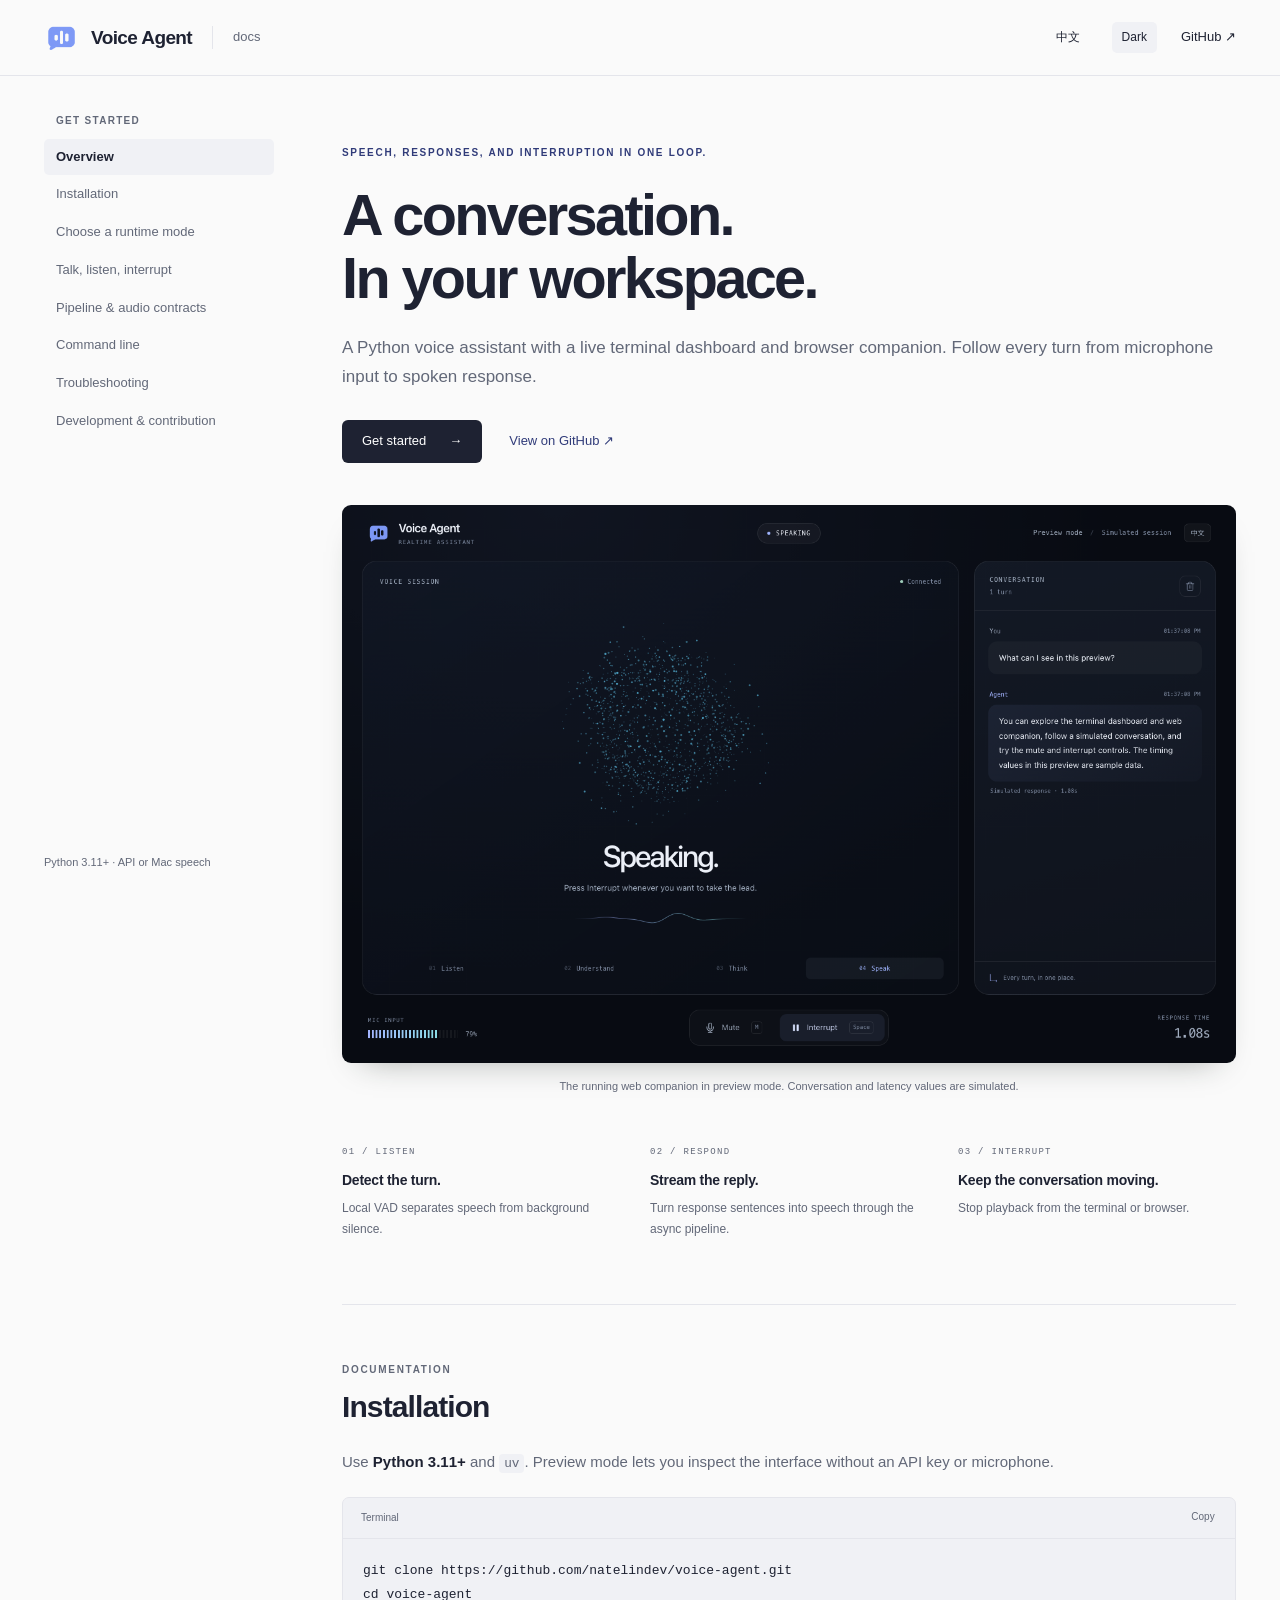
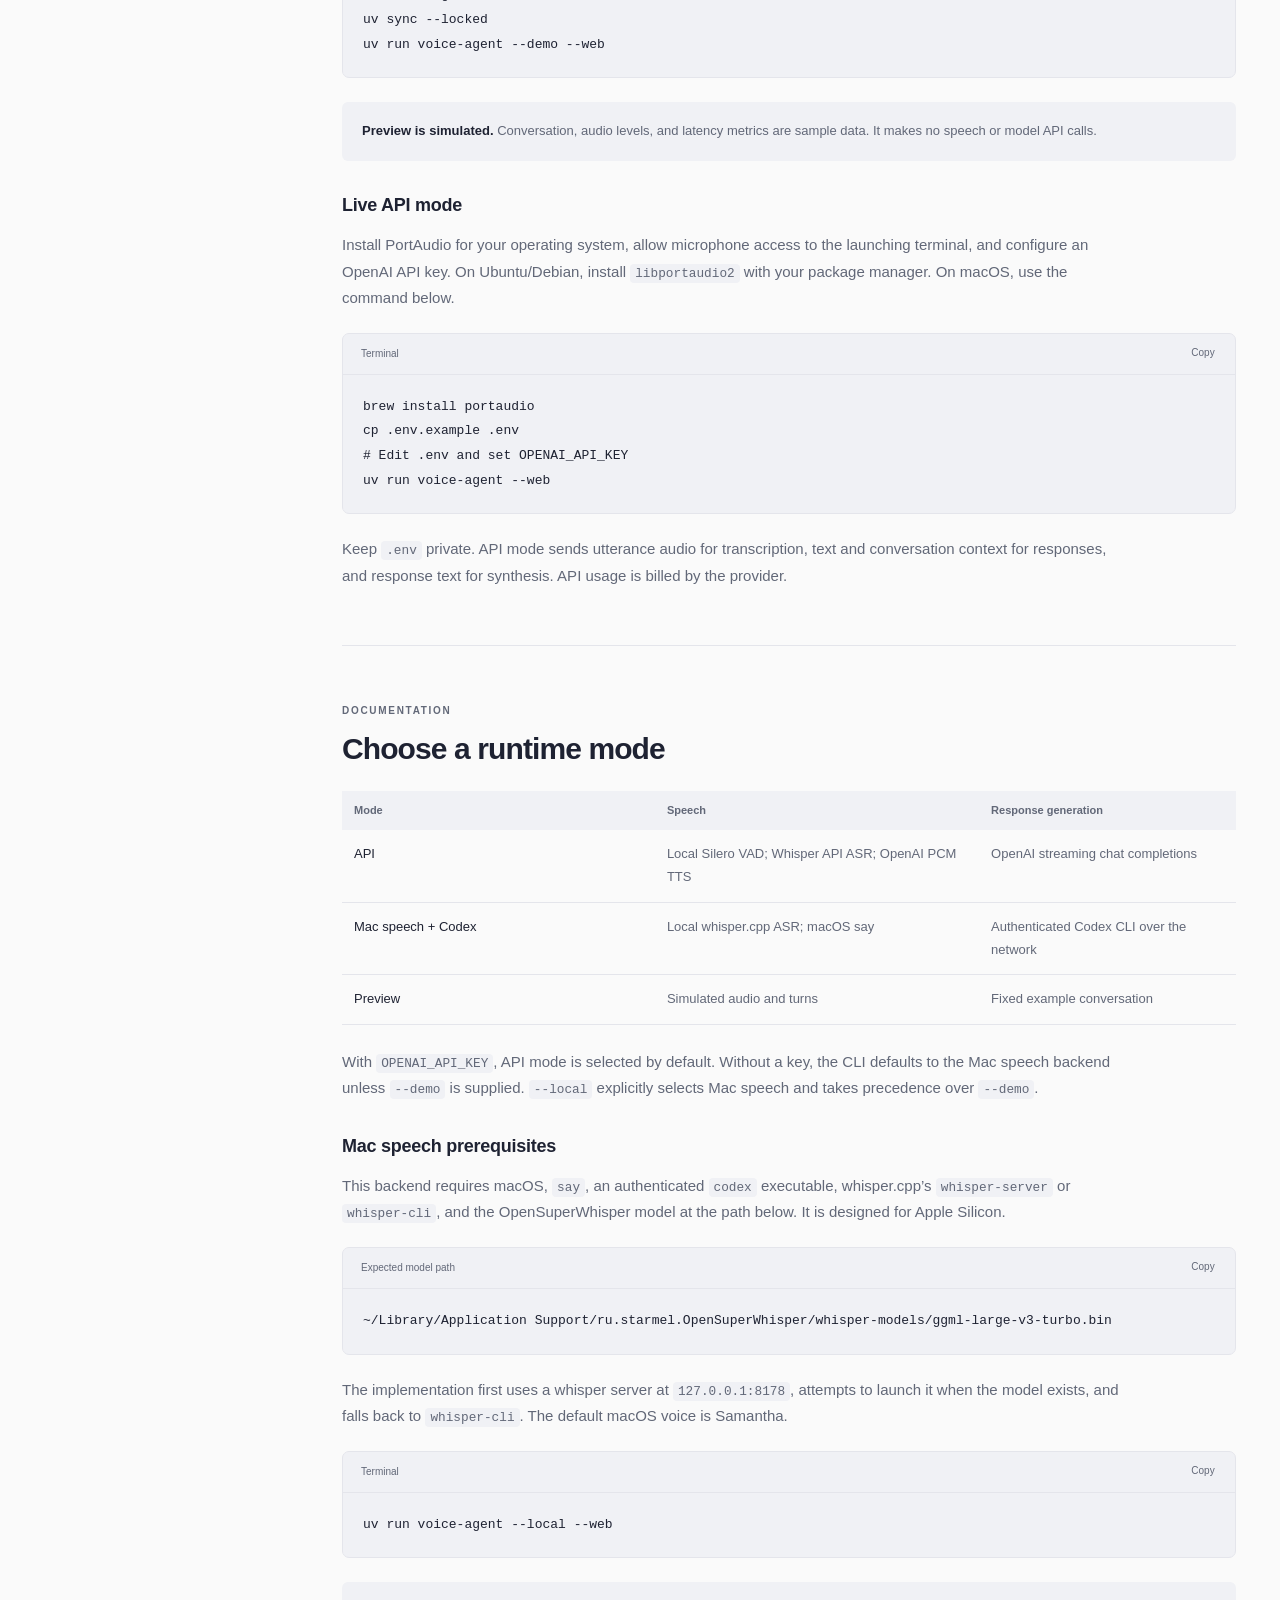
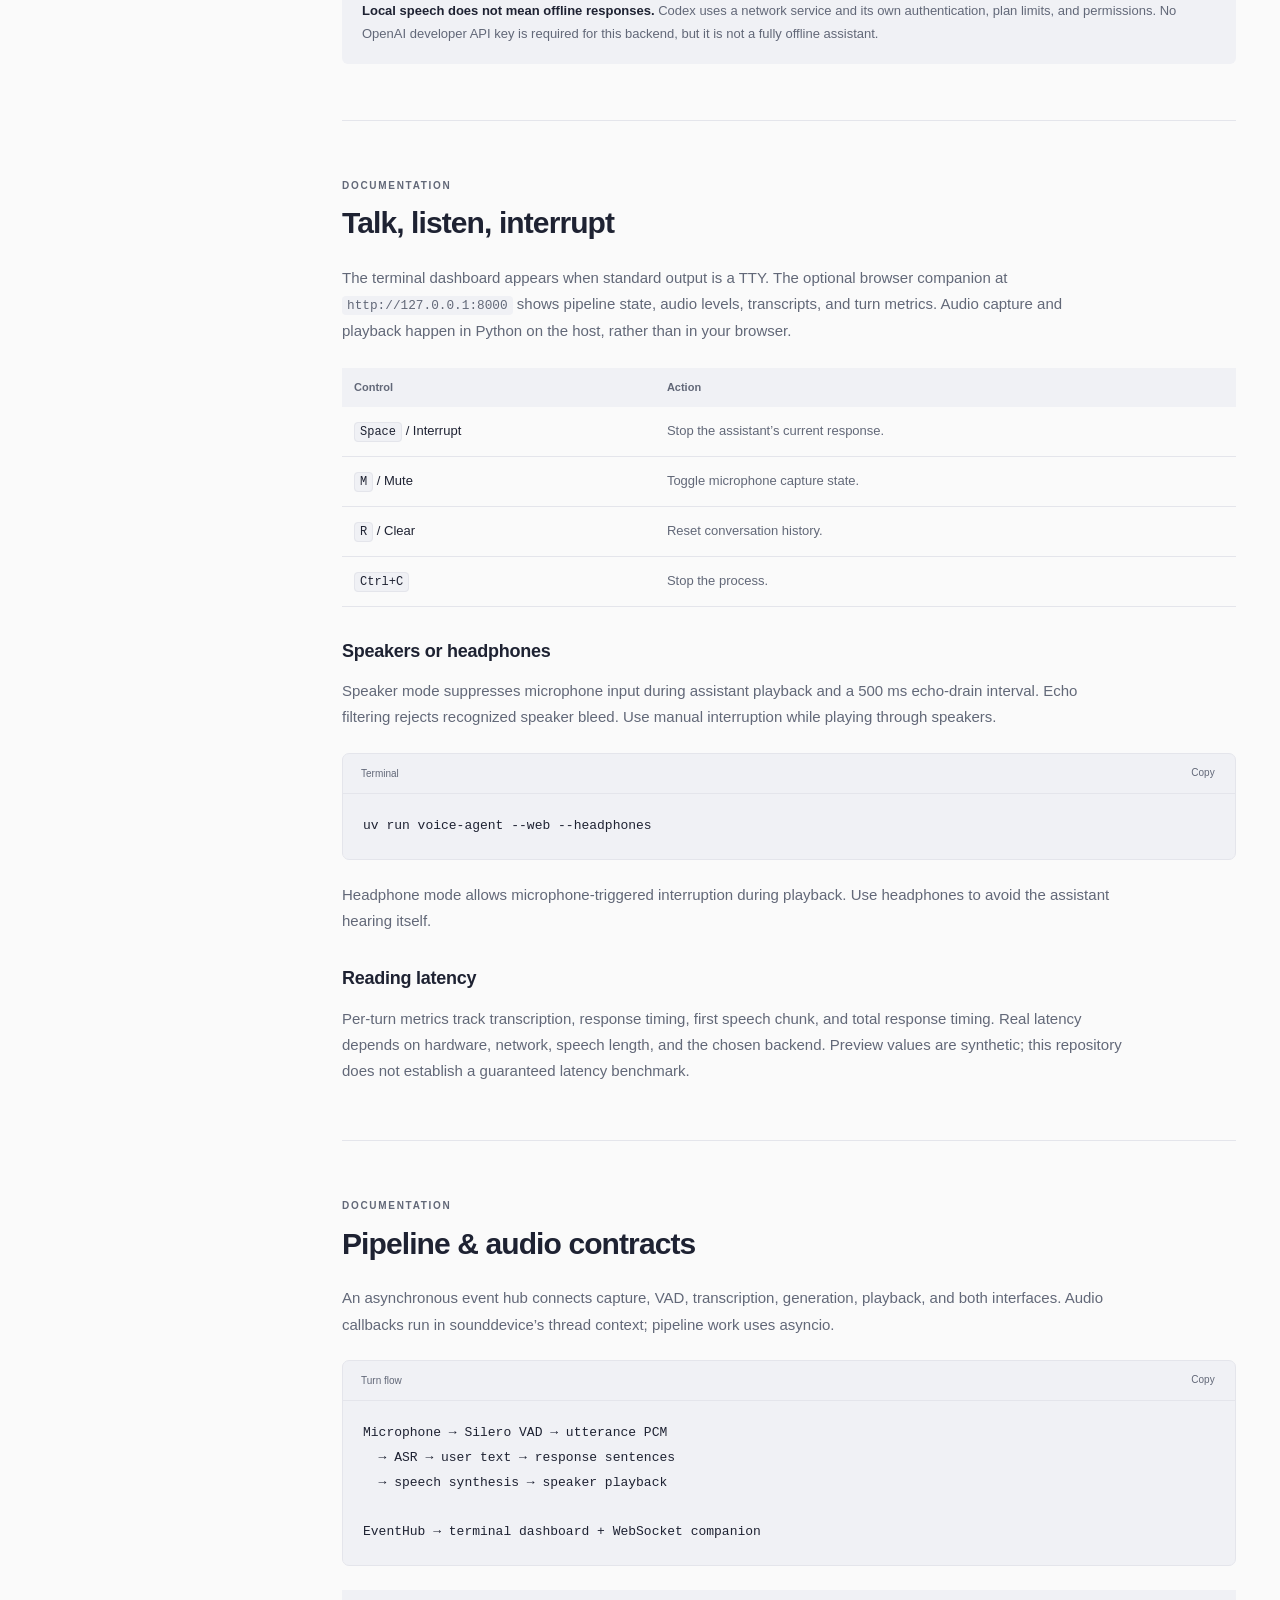
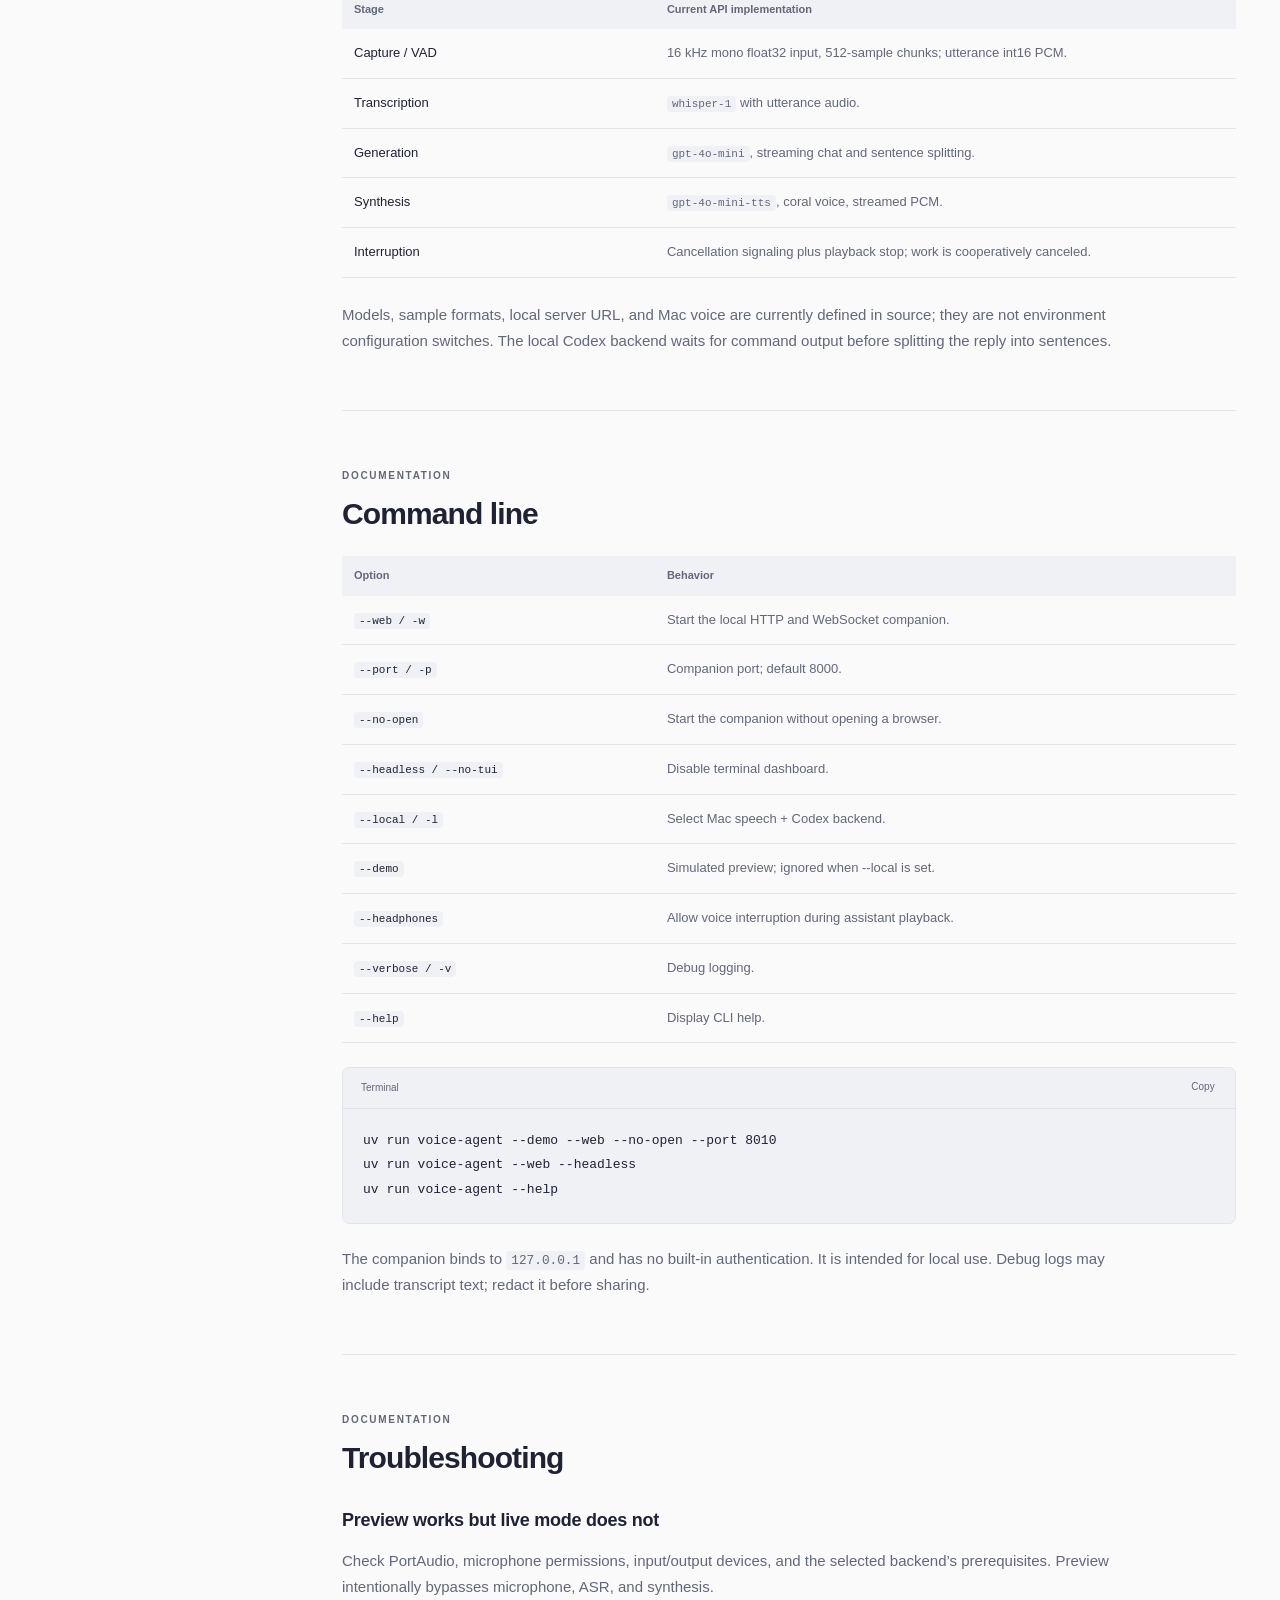
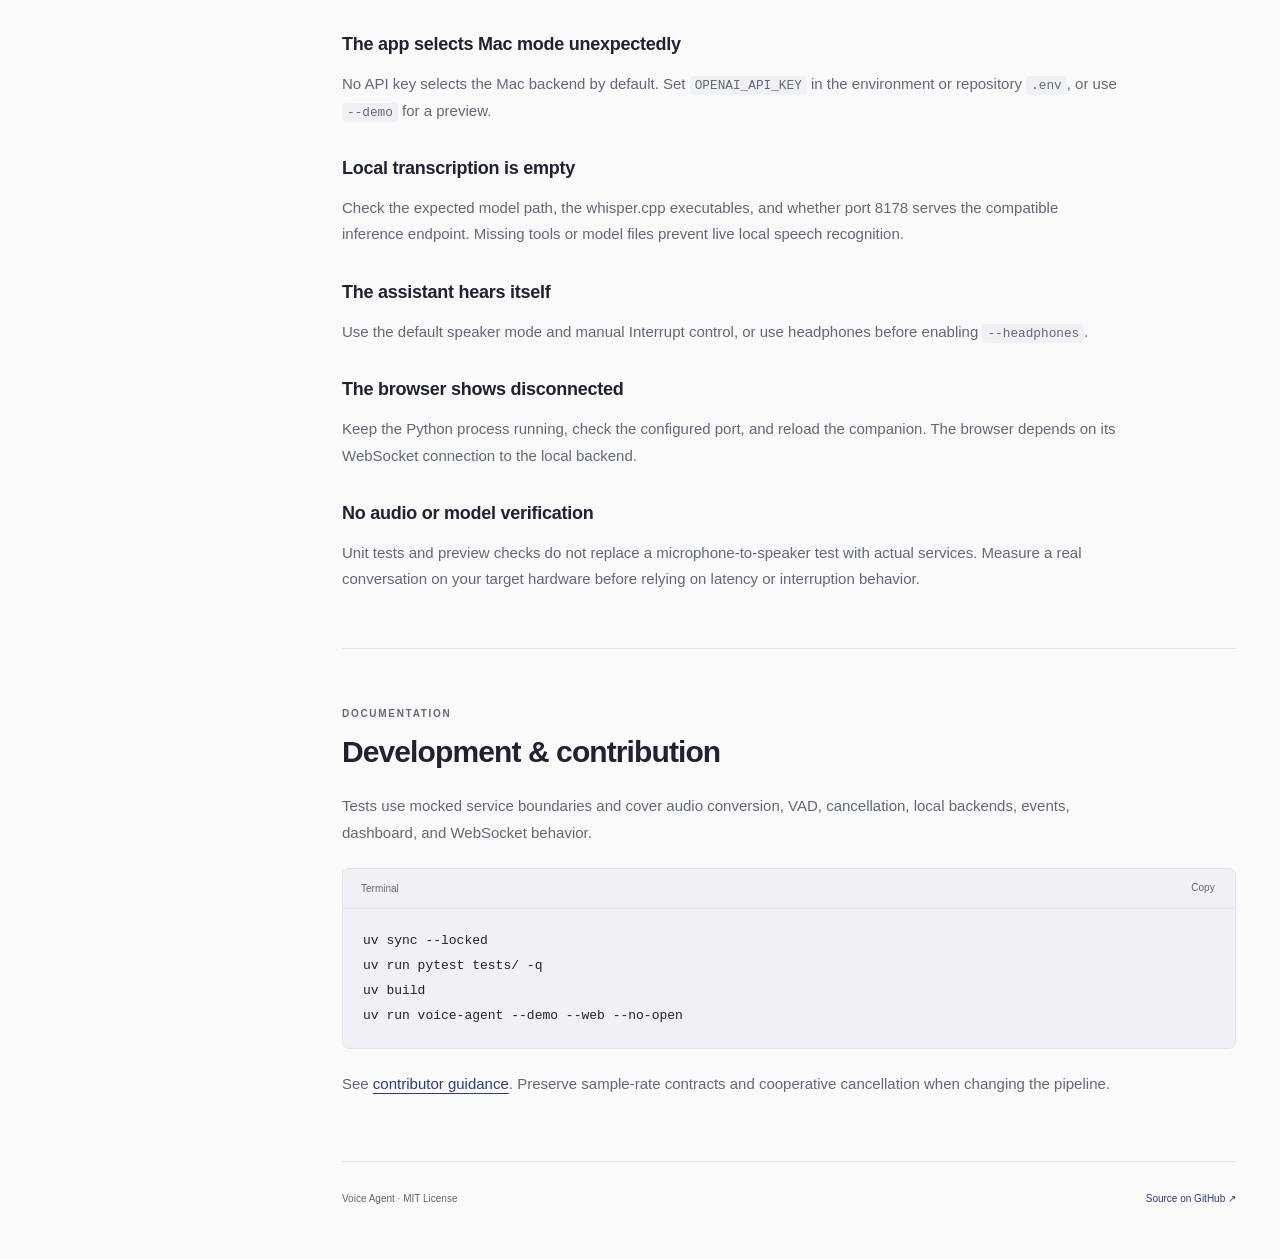
<file: docs/index.html>
<!DOCTYPE html>
<html lang="en"><head><meta charset="utf-8"/><meta content="width=device-width,initial-scale=1" name="viewport"/><meta content="Speech, responses, and interruption in one loop. Installation, usage, reference, and troubleshooting." name="description"/><meta content="Voice Agent · Documentation" property="og:title"/><meta content="Speech, responses, and interruption in one loop." property="og:description"/><meta content="https://voice-agent-544.pages.dev/assets/screenshot.png" property="og:image"/><link href="https://voice-agent-544.pages.dev/" rel="canonical"/><title>Voice Agent · Documentation</title><link href="assets/favicon-v4.png" rel="icon" type="image/png"/><link href="styles.css" rel="stylesheet"/><script defer="" src="app.js"></script><link href="https://voice-agent-544.pages.dev/" hreflang="en" rel="alternate"/><link href="https://voice-agent-544.pages.dev/zh/" hreflang="zh-CN" rel="alternate"/><link href="https://voice-agent-544.pages.dev/" hreflang="x-default" rel="alternate"/><link rel="alternate" type="text/plain" href="/llms.txt" title="LLM Documentation"/><meta name="twitter:card" content="summary_large_image"/><meta name="twitter:image" content="https://voice-agent-544.pages.dev/assets/screenshot.png"/><script type="application/ld+json">{"@context":"https://schema.org","@type":"SoftwareApplication","name":"Voice Agent","operatingSystem":"macOS, Linux","applicationCategory":"DeveloperApplication","description":"Speech, responses, and interruption in one loop. Python voice interaction loop with whisper and streaming LLM generation.","url":"https://voice-agent-544.pages.dev/","softwareVersion":"latest"}</script></head><body><a class="skip-link" href="#main">Skip to content</a><header class="header"><a aria-label="Voice Agent home" class="brand" href="#overview"><img alt="" class="brand-icon" height="35" src="assets/brand/logo-v4.png" width="35"/>Voice Agent<span class="brand-label">docs</span></a><div class="header-actions"><a aria-label="切换为简体中文" class="language-switch" data-language="zh" href="zh/" hreflang="zh-CN" lang="zh-CN">中文</a><button aria-label="Switch color theme" class="theme-toggle" type="button">Theme</button><a class="github-link" href="https://github.com/natelindev/voice-agent">GitHub ↗</a><button aria-controls="sidebar" aria-expanded="false" class="menu-toggle" type="button">Menu</button></div></header><div class="layout"><aside class="sidebar" id="sidebar"><nav aria-label="Documentation"><p class="nav-label">GET STARTED</p><a aria-current="location" href="#overview">Overview</a><a href="#installation">Installation</a><a href="#modes">Choose a runtime mode</a><a href="#usage">Talk, listen, interrupt</a><a href="#pipeline">Pipeline &amp; audio contracts</a><a href="#cli">Command line</a><a href="#troubleshooting">Troubleshooting</a><a href="#development">Development &amp; contribution</a></nav><div class="sidebar-note">Python 3.11+ · API or Mac speech</div></aside><main id="main" tabindex="-1"><section aria-labelledby="hero-title" class="hero" id="overview"><div class="eyebrow">SPEECH, RESPONSES, AND INTERRUPTION IN ONE LOOP.</div><h1 id="hero-title">A conversation.<br/>In your workspace.</h1><p class="hero-description">A Python voice assistant with a live terminal dashboard and browser companion. Follow every turn from microphone input to spoken response.</p><div class="hero-actions"><a class="button-primary" href="#installation">Get started <span aria-hidden="true">→</span></a><a class="text-link" href="https://github.com/natelindev/voice-agent">View on GitHub ↗</a></div><figure class="screenshot"><a aria-label="Open the full-size product screenshot" href="assets/screenshot.png"><img alt="Voice Agent running with isolated sample data" src="assets/screenshot.png"/></a><figcaption>The running web companion in preview mode. Conversation and latency values are simulated.</figcaption></figure><div class="features"><div><span class="feature-number">01 / LISTEN</span><h3>Detect the turn.</h3><p>Local VAD separates speech from background silence.</p></div><div><span class="feature-number">02 / RESPOND</span><h3>Stream the reply.</h3><p>Turn response sentences into speech through the async pipeline.</p></div><div><span class="feature-number">03 / INTERRUPT</span><h3>Keep the conversation moving.</h3><p>Stop playback from the terminal or browser.</p></div></div></section><section aria-labelledby="installation-title" class="doc-section" id="installation"><div class="section-kicker">DOCUMENTATION</div><h2 id="installation-title">Installation</h2><p>Use <strong>Python 3.11+</strong> and <code>uv</code>. Preview mode lets you inspect the interface without an API key or microphone.</p><div class="code-block"><div class="code-label">Terminal</div><pre><code>git clone https://github.com/natelindev/voice-agent.git
cd voice-agent
uv sync --locked
uv run voice-agent --demo --web</code></pre></div><div class="note"><strong>Preview is simulated.</strong> Conversation, audio levels, and latency metrics are sample data. It makes no speech or model API calls.</div><h3>Live API mode</h3><p>Install PortAudio for your operating system, allow microphone access to the launching terminal, and configure an OpenAI API key. On Ubuntu/Debian, install <code>libportaudio2</code> with your package manager. On macOS, use the command below.</p><div class="code-block"><div class="code-label">Terminal</div><pre><code>brew install portaudio
cp .env.example .env
# Edit .env and set OPENAI_API_KEY
uv run voice-agent --web</code></pre></div><p>Keep <code>.env</code> private. API mode sends utterance audio for transcription, text and conversation context for responses, and response text for synthesis. API usage is billed by the provider.</p></section><section aria-labelledby="modes-title" class="doc-section" id="modes"><div class="section-kicker">DOCUMENTATION</div><h2 id="modes-title">Choose a runtime mode</h2><div class="table-wrap"><table><thead><tr><th scope="col">Mode</th><th scope="col">Speech</th><th scope="col">Response generation</th></tr></thead><tbody><tr><td>API</td><td>Local Silero VAD; Whisper API ASR; OpenAI PCM TTS</td><td>OpenAI streaming chat completions</td></tr><tr><td>Mac speech + Codex</td><td>Local whisper.cpp ASR; macOS say</td><td>Authenticated Codex CLI over the network</td></tr><tr><td>Preview</td><td>Simulated audio and turns</td><td>Fixed example conversation</td></tr></tbody></table></div><p>With <code>OPENAI_API_KEY</code>, API mode is selected by default. Without a key, the CLI defaults to the Mac speech backend unless <code>--demo</code> is supplied. <code>--local</code> explicitly selects Mac speech and takes precedence over <code>--demo</code>.</p><h3>Mac speech prerequisites</h3><p>This backend requires macOS, <code>say</code>, an authenticated <code>codex</code> executable, whisper.cpp’s <code>whisper-server</code> or <code>whisper-cli</code>, and the OpenSuperWhisper model at the path below. It is designed for Apple Silicon.</p><div class="code-block"><div class="code-label">Expected model path</div><pre><code>~/Library/Application Support/ru.starmel.OpenSuperWhisper/whisper-models/ggml-large-v3-turbo.bin</code></pre></div><p>The implementation first uses a whisper server at <code>127.0.0.1:8178</code>, attempts to launch it when the model exists, and falls back to <code>whisper-cli</code>. The default macOS voice is Samantha.</p><div class="code-block"><div class="code-label">Terminal</div><pre><code>uv run voice-agent --local --web</code></pre></div><div class="note"><strong>Local speech does not mean offline responses.</strong> Codex uses a network service and its own authentication, plan limits, and permissions. No OpenAI developer API key is required for this backend, but it is not a fully offline assistant.</div></section><section aria-labelledby="usage-title" class="doc-section" id="usage"><div class="section-kicker">DOCUMENTATION</div><h2 id="usage-title">Talk, listen, interrupt</h2><p>The terminal dashboard appears when standard output is a TTY. The optional browser companion at <code>http://127.0.0.1:8000</code> shows pipeline state, audio levels, transcripts, and turn metrics. Audio capture and playback happen in Python on the host, rather than in your browser.</p><div class="table-wrap"><table><thead><tr><th scope="col">Control</th><th scope="col">Action</th></tr></thead><tbody><tr><td><kbd>Space</kbd> / Interrupt</td><td>Stop the assistant’s current response.</td></tr><tr><td><kbd>M</kbd> / Mute</td><td>Toggle microphone capture state.</td></tr><tr><td><kbd>R</kbd> / Clear</td><td>Reset conversation history.</td></tr><tr><td><kbd>Ctrl+C</kbd></td><td>Stop the process.</td></tr></tbody></table></div><h3>Speakers or headphones</h3><p>Speaker mode suppresses microphone input during assistant playback and a 500 ms echo-drain interval. Echo filtering rejects recognized speaker bleed. Use manual interruption while playing through speakers.</p><div class="code-block"><div class="code-label">Terminal</div><pre><code>uv run voice-agent --web --headphones</code></pre></div><p>Headphone mode allows microphone-triggered interruption during playback. Use headphones to avoid the assistant hearing itself.</p><h3>Reading latency</h3><p>Per-turn metrics track transcription, response timing, first speech chunk, and total response timing. Real latency depends on hardware, network, speech length, and the chosen backend. Preview values are synthetic; this repository does not establish a guaranteed latency benchmark.</p></section><section aria-labelledby="pipeline-title" class="doc-section" id="pipeline"><div class="section-kicker">DOCUMENTATION</div><h2 id="pipeline-title">Pipeline &amp; audio contracts</h2><p>An asynchronous event hub connects capture, VAD, transcription, generation, playback, and both interfaces. Audio callbacks run in sounddevice’s thread context; pipeline work uses asyncio.</p><div class="code-block"><div class="code-label">Turn flow</div><pre><code>Microphone → Silero VAD → utterance PCM
  → ASR → user text → response sentences
  → speech synthesis → speaker playback

EventHub → terminal dashboard + WebSocket companion</code></pre></div><div class="table-wrap"><table><thead><tr><th scope="col">Stage</th><th scope="col">Current API implementation</th></tr></thead><tbody><tr><td>Capture / VAD</td><td>16 kHz mono float32 input, 512-sample chunks; utterance int16 PCM.</td></tr><tr><td>Transcription</td><td><code>whisper-1</code> with utterance audio.</td></tr><tr><td>Generation</td><td><code>gpt-4o-mini</code>, streaming chat and sentence splitting.</td></tr><tr><td>Synthesis</td><td><code>gpt-4o-mini-tts</code>, coral voice, streamed PCM.</td></tr><tr><td>Interruption</td><td>Cancellation signaling plus playback stop; work is cooperatively canceled.</td></tr></tbody></table></div><p>Models, sample formats, local server URL, and Mac voice are currently defined in source; they are not environment configuration switches. The local Codex backend waits for command output before splitting the reply into sentences.</p></section><section aria-labelledby="cli-title" class="doc-section" id="cli"><div class="section-kicker">DOCUMENTATION</div><h2 id="cli-title">Command line</h2><div class="table-wrap"><table><thead><tr><th scope="col">Option</th><th scope="col">Behavior</th></tr></thead><tbody><tr><td><code>--web / -w</code></td><td>Start the local HTTP and WebSocket companion.</td></tr><tr><td><code>--port / -p</code></td><td>Companion port; default 8000.</td></tr><tr><td><code>--no-open</code></td><td>Start the companion without opening a browser.</td></tr><tr><td><code>--headless / --no-tui</code></td><td>Disable terminal dashboard.</td></tr><tr><td><code>--local / -l</code></td><td>Select Mac speech + Codex backend.</td></tr><tr><td><code>--demo</code></td><td>Simulated preview; ignored when --local is set.</td></tr><tr><td><code>--headphones</code></td><td>Allow voice interruption during assistant playback.</td></tr><tr><td><code>--verbose / -v</code></td><td>Debug logging.</td></tr><tr><td><code>--help</code></td><td>Display CLI help.</td></tr></tbody></table></div><div class="code-block"><div class="code-label">Terminal</div><pre><code>uv run voice-agent --demo --web --no-open --port 8010
uv run voice-agent --web --headless
uv run voice-agent --help</code></pre></div><p>The companion binds to <code>127.0.0.1</code> and has no built-in authentication. It is intended for local use. Debug logs may include transcript text; redact it before sharing.</p></section><section aria-labelledby="troubleshooting-title" class="doc-section" id="troubleshooting"><div class="section-kicker">DOCUMENTATION</div><h2 id="troubleshooting-title">Troubleshooting</h2><h3>Preview works but live mode does not</h3><p>Check PortAudio, microphone permissions, input/output devices, and the selected backend’s prerequisites. Preview intentionally bypasses microphone, ASR, and synthesis.</p><h3>The app selects Mac mode unexpectedly</h3><p>No API key selects the Mac backend by default. Set <code>OPENAI_API_KEY</code> in the environment or repository <code>.env</code>, or use <code>--demo</code> for a preview.</p><h3>Local transcription is empty</h3><p>Check the expected model path, the whisper.cpp executables, and whether port 8178 serves the compatible inference endpoint. Missing tools or model files prevent live local speech recognition.</p><h3>The assistant hears itself</h3><p>Use the default speaker mode and manual Interrupt control, or use headphones before enabling <code>--headphones</code>.</p><h3>The browser shows disconnected</h3><p>Keep the Python process running, check the configured port, and reload the companion. The browser depends on its WebSocket connection to the local backend.</p><h3>No audio or model verification</h3><p>Unit tests and preview checks do not replace a microphone-to-speaker test with actual services. Measure a real conversation on your target hardware before relying on latency or interruption behavior.</p></section><section aria-labelledby="development-title" class="doc-section" id="development"><div class="section-kicker">DOCUMENTATION</div><h2 id="development-title">Development &amp; contribution</h2><p>Tests use mocked service boundaries and cover audio conversion, VAD, cancellation, local backends, events, dashboard, and WebSocket behavior.</p><div class="code-block"><div class="code-label">Terminal</div><pre><code>uv sync --locked
uv run pytest tests/ -q
uv build
uv run voice-agent --demo --web --no-open</code></pre></div><p>See <a href="https://github.com/natelindev/voice-agent/blob/main/CONTRIBUTING.md">contributor guidance</a>. Preserve sample-rate contracts and cooperative cancellation when changing the pipeline.</p></section><footer><span>Voice Agent · MIT License</span><a href="https://github.com/natelindev/voice-agent">Source on GitHub ↗</a></footer></main></div><div aria-live="polite" class="sr-only" id="copy-status" role="status"></div></body></html>
</file>
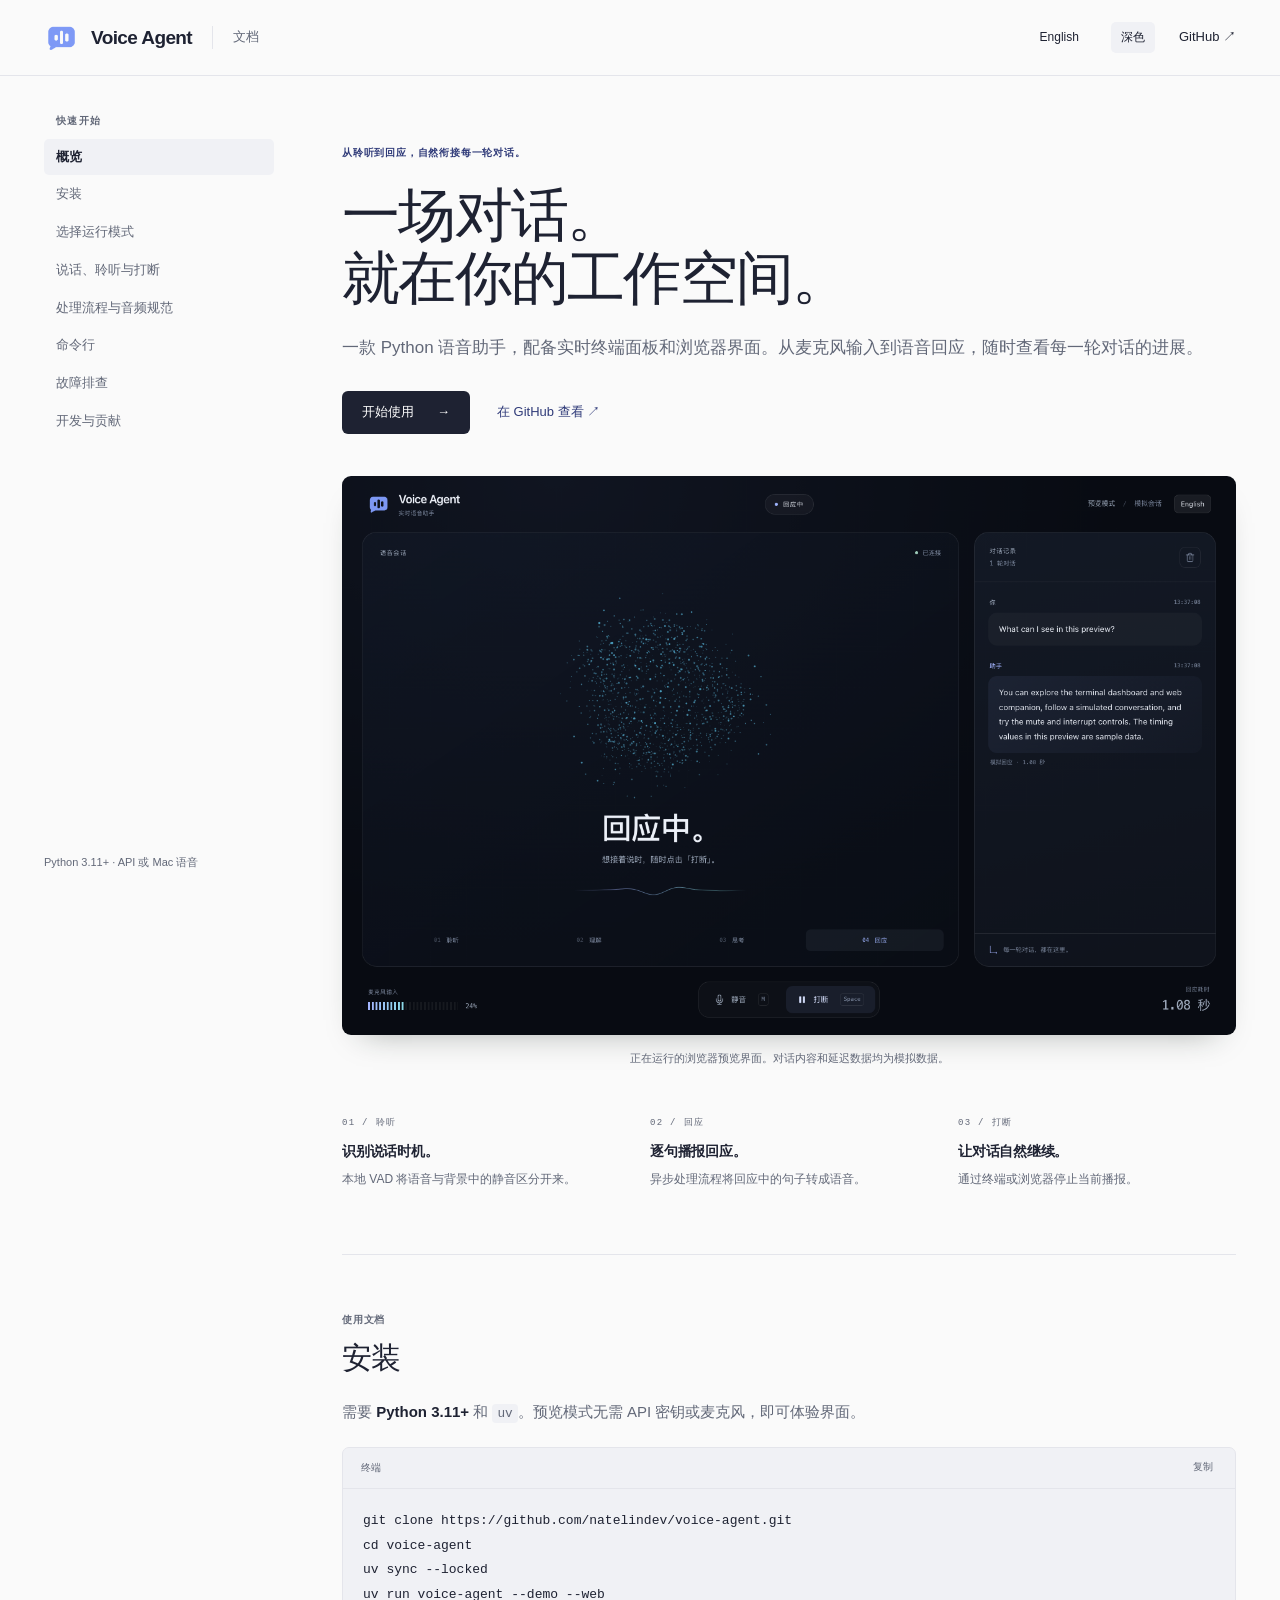
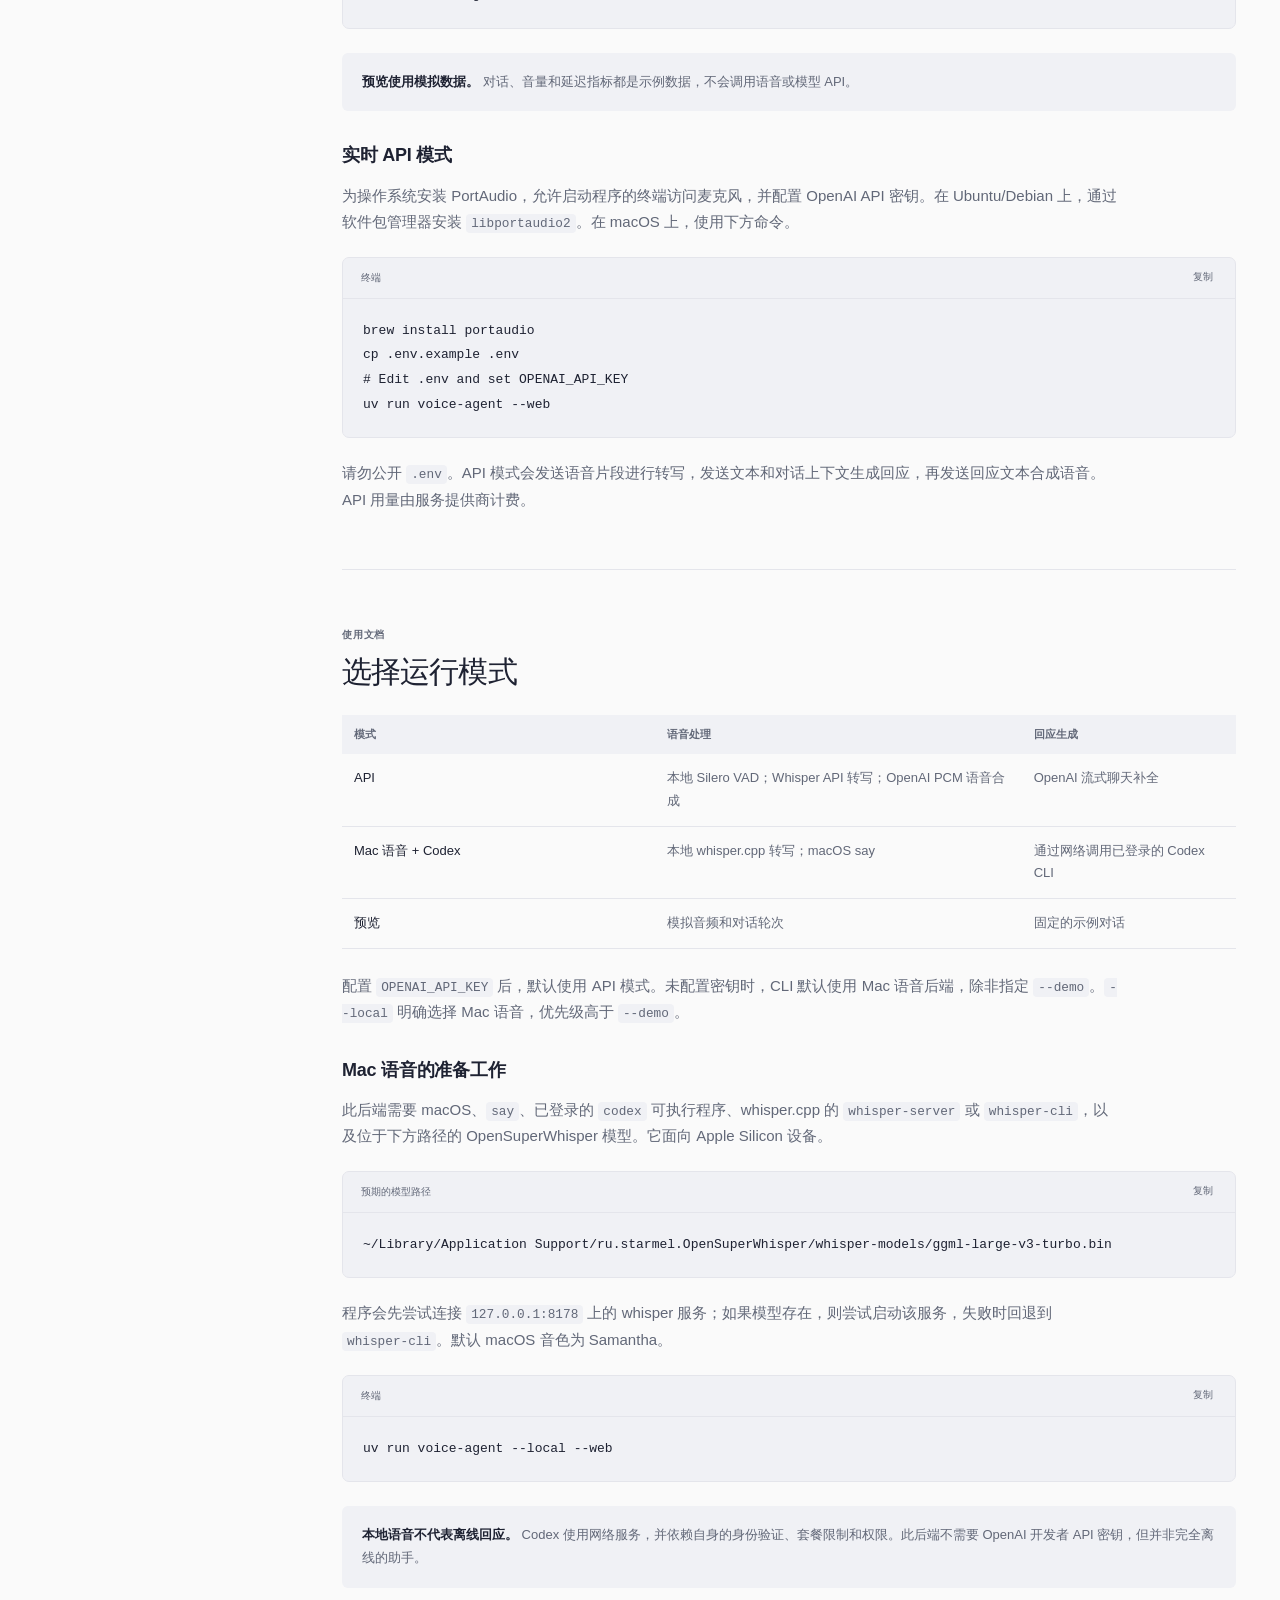
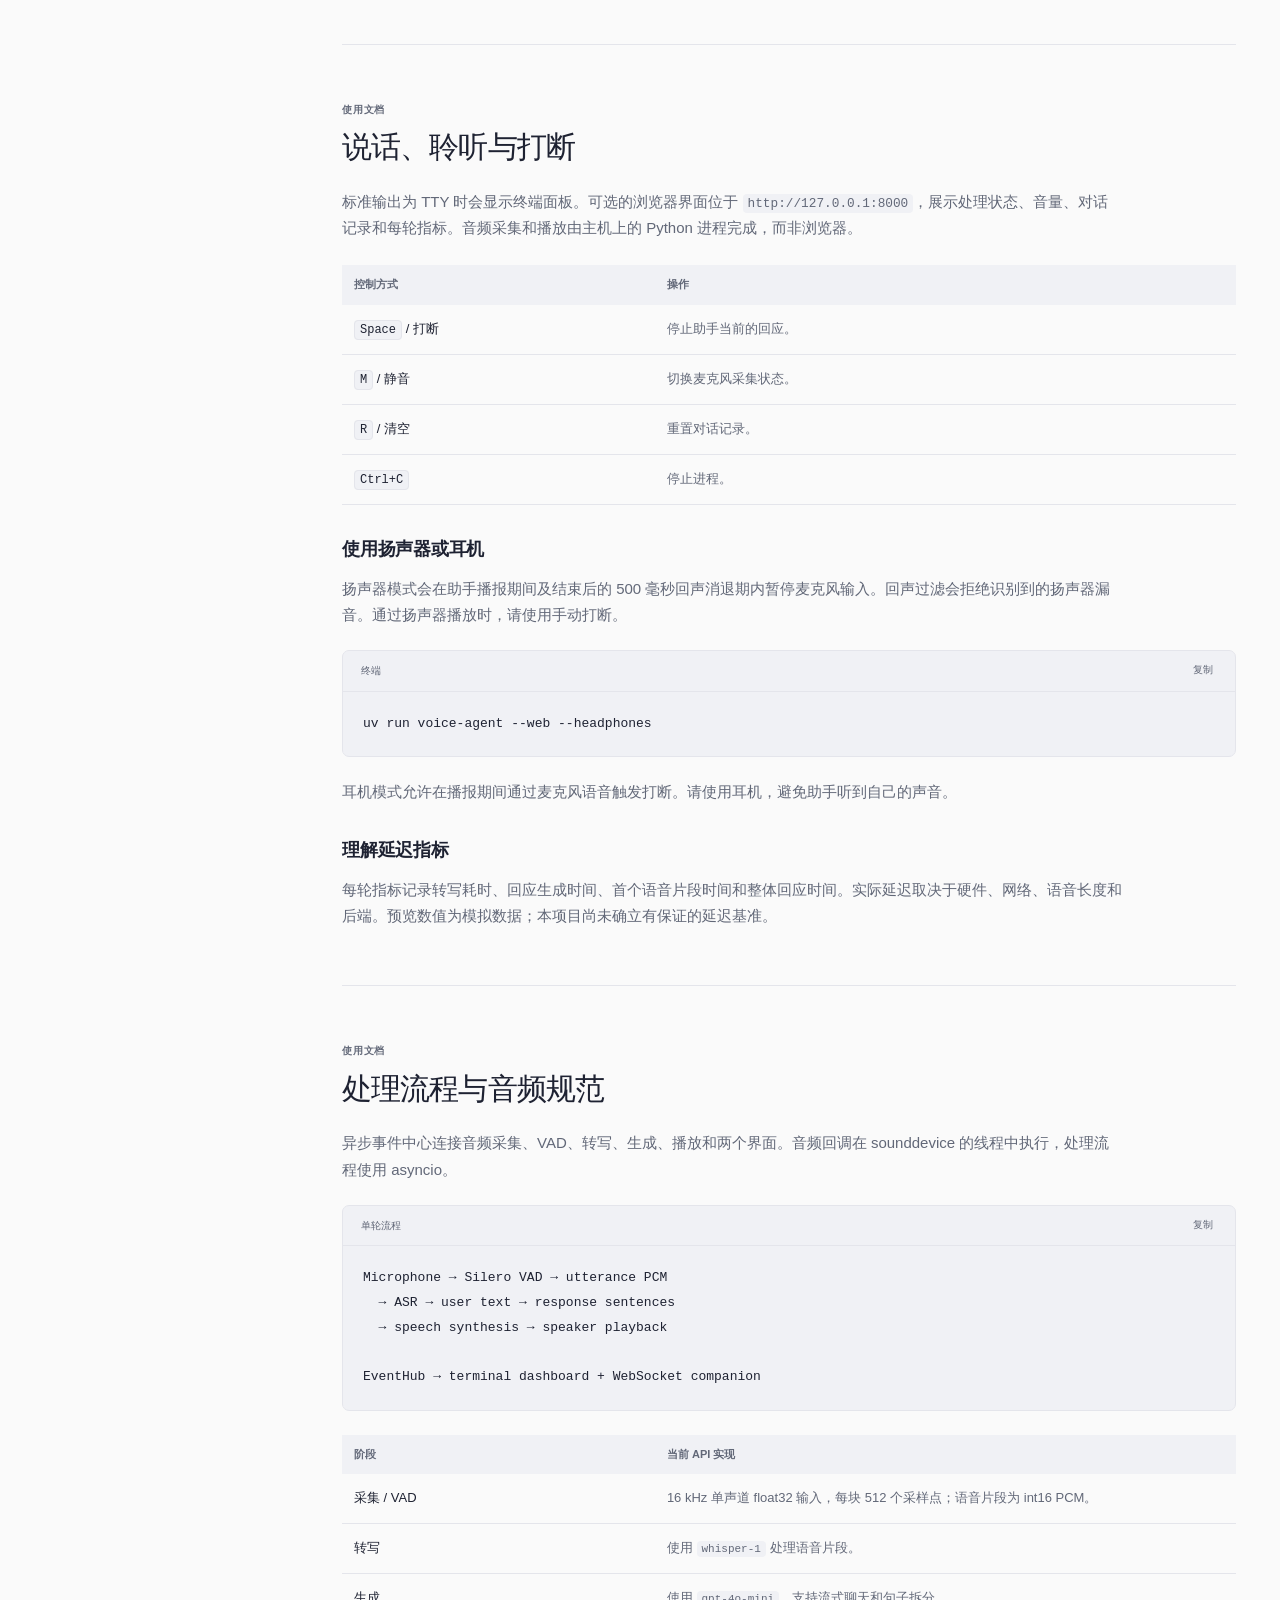
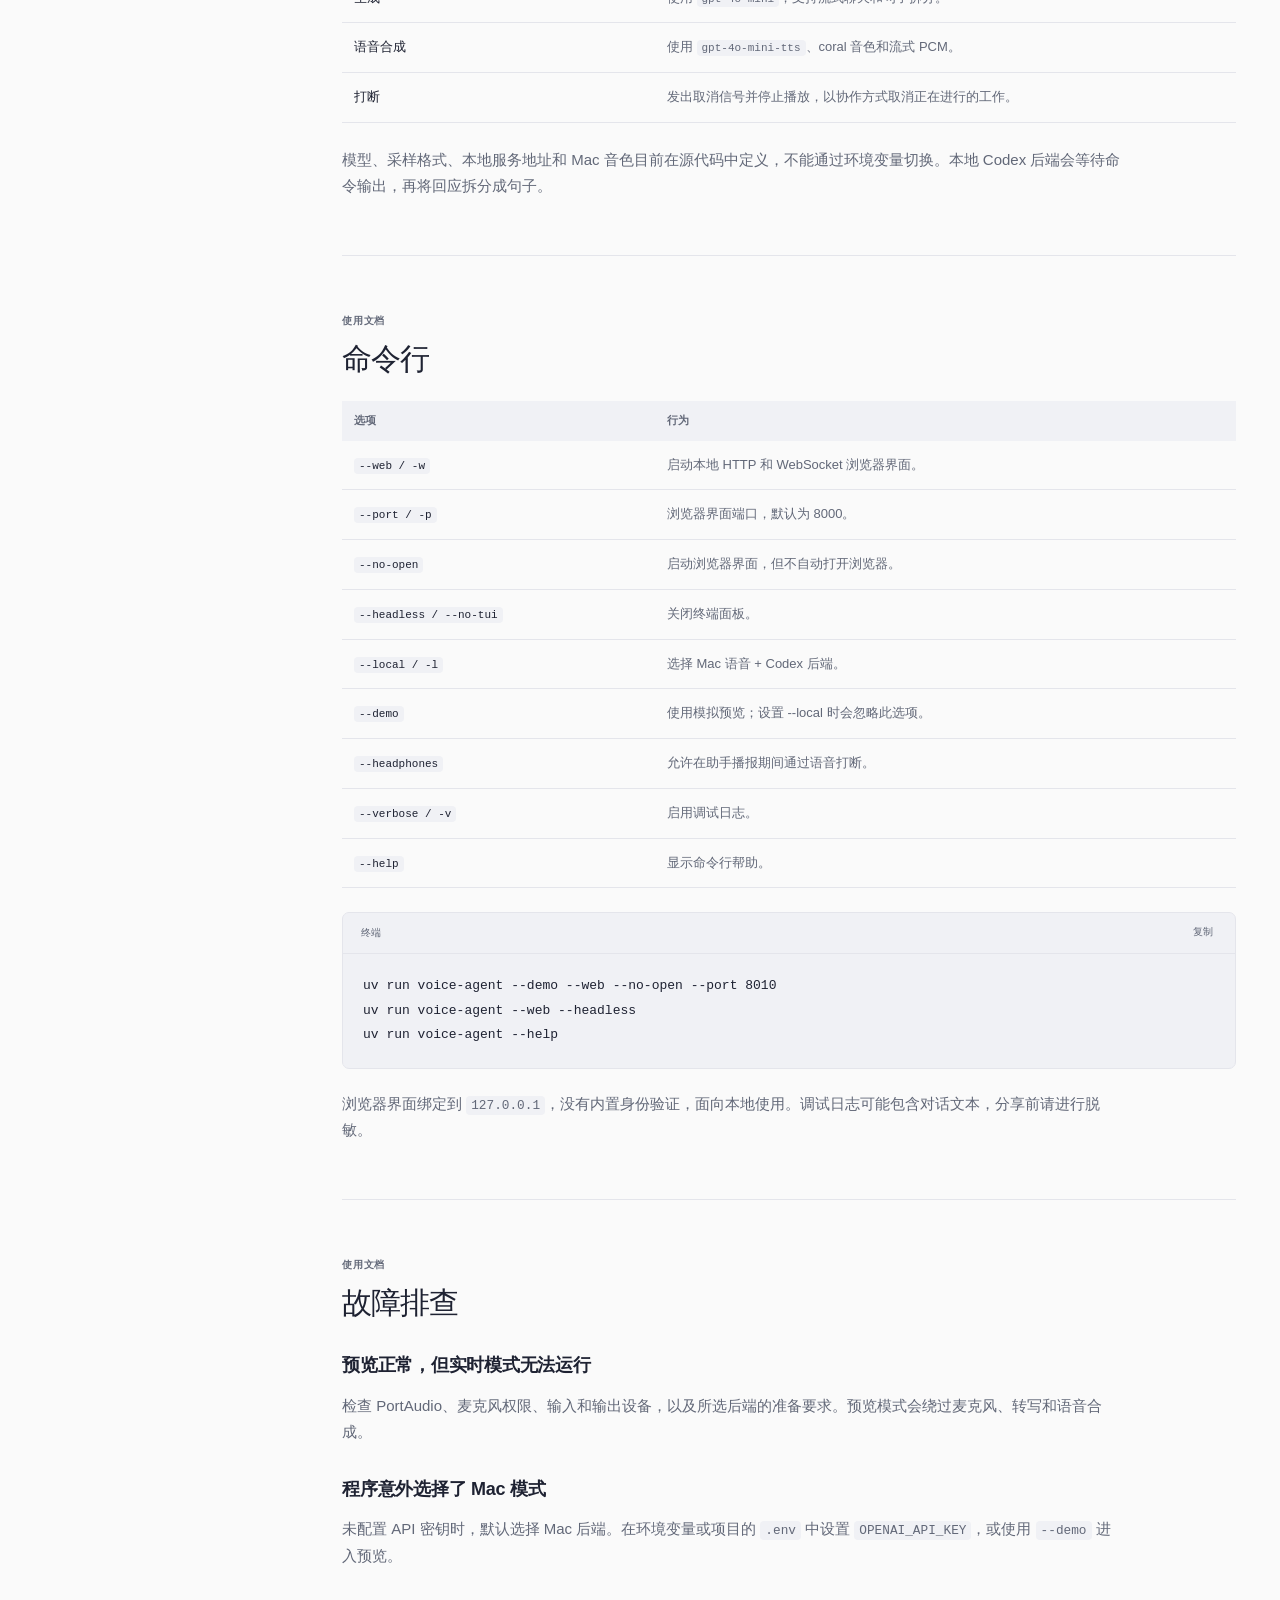
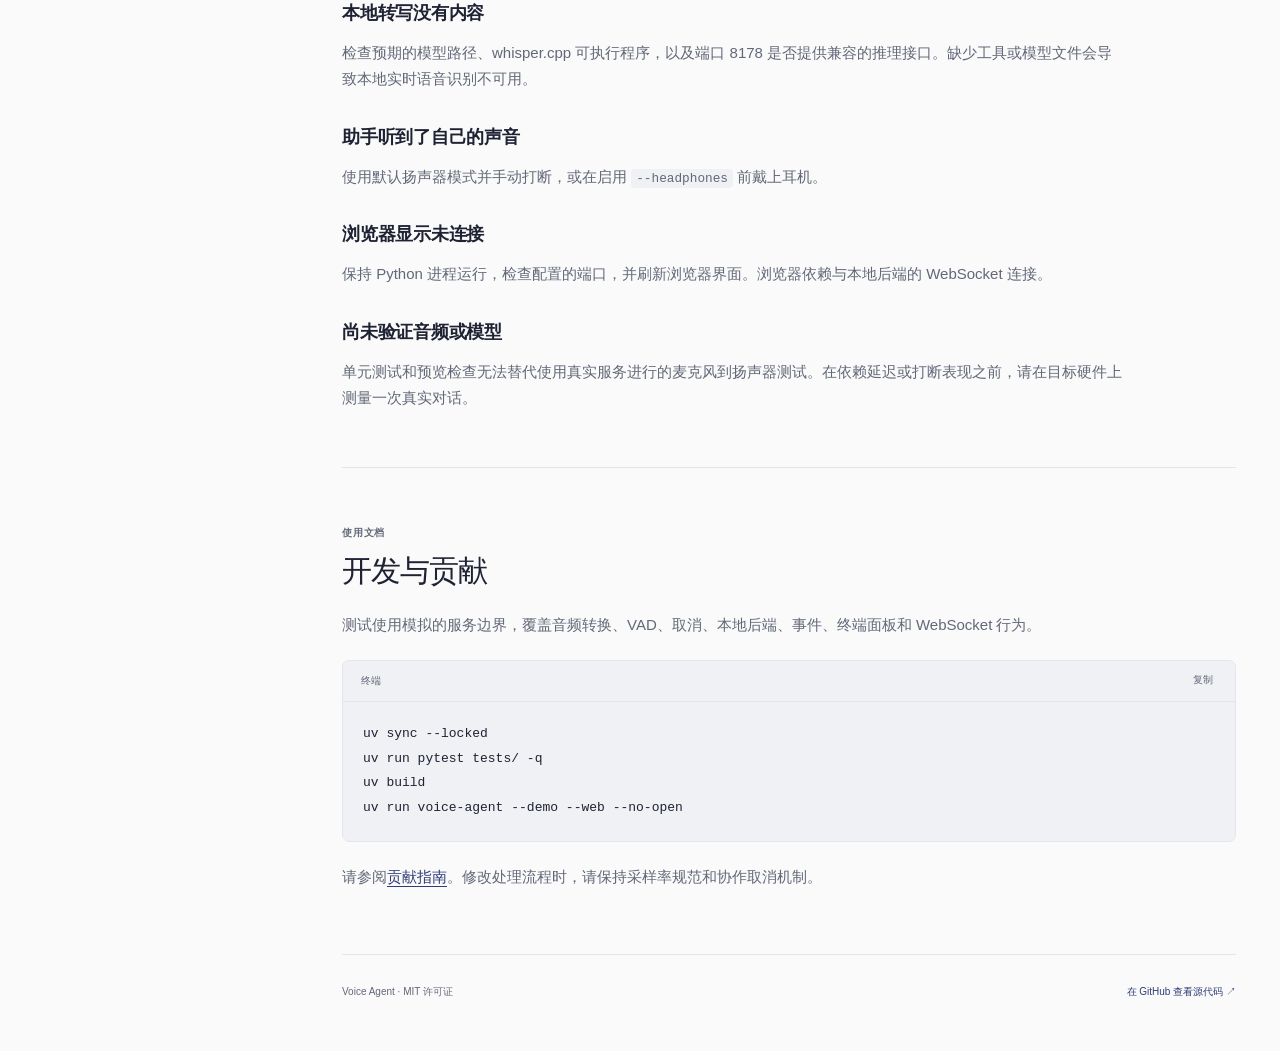
<file: docs/zh/index.html>
<!DOCTYPE html>
<html lang="zh-CN"><head><meta charset="utf-8"/><meta content="width=device-width,initial-scale=1" name="viewport"/><meta content="从聆听到回应，自然衔接每一轮对话。安装、使用、参考和故障排查。" name="description"/><meta content="Voice Agent · 使用文档" property="og:title"/><meta content="从聆听到回应，自然衔接每一轮对话。" property="og:description"/><meta content="https://voice-agent-544.pages.dev/assets/screenshot-zh.png" property="og:image"/><link href="https://voice-agent-544.pages.dev/zh/" rel="canonical"/><title>Voice Agent · 使用文档</title><link href="../assets/favicon-v4.png" rel="icon" type="image/png"/><link href="../styles.css" rel="stylesheet"/><script defer="" src="../app.js"></script><link href="https://voice-agent-544.pages.dev/" hreflang="en" rel="alternate"/><link href="https://voice-agent-544.pages.dev/zh/" hreflang="zh-CN" rel="alternate"/><link href="https://voice-agent-544.pages.dev/" hreflang="x-default" rel="alternate"/><link rel="alternate" type="text/plain" href="/llms.txt" title="LLM Documentation"/><meta name="twitter:card" content="summary_large_image"/><meta name="twitter:image" content="https://voice-agent-544.pages.dev/assets/screenshot-zh.png"/><script type="application/ld+json">{"@context":"https://schema.org","@type":"SoftwareApplication","name":"Voice Agent","operatingSystem":"macOS, Linux","applicationCategory":"DeveloperApplication","description":"从聆听到回应，自然衔接每一轮对话。Python全双工语音交互循环。","url":"https://voice-agent-544.pages.dev/zh/","softwareVersion":"latest"}</script></head><body><a class="skip-link" href="#main">跳转到正文</a><header class="header"><a aria-label="Voice Agent 首页" class="brand" href="#overview"><img alt="" class="brand-icon" height="35" src="../assets/brand/logo-v4.png" width="35"/>Voice Agent<span class="brand-label">文档</span></a><div class="header-actions"><a aria-label="Switch to English" class="language-switch" data-language="en" href="../?lang=en" hreflang="en" lang="en">English</a><button aria-label="切换主题" class="theme-toggle" type="button">主题</button><a class="github-link" href="https://github.com/natelindev/voice-agent">GitHub ↗</a><button aria-controls="sidebar" aria-expanded="false" class="menu-toggle" type="button">菜单</button></div></header><div class="layout"><aside class="sidebar" id="sidebar"><nav aria-label="使用文档"><p class="nav-label">快速开始</p><a aria-current="location" href="#overview">概览</a><a href="#installation">安装</a><a href="#modes">选择运行模式</a><a href="#usage">说话、聆听与打断</a><a href="#pipeline">处理流程与音频规范</a><a href="#cli">命令行</a><a href="#troubleshooting">故障排查</a><a href="#development">开发与贡献</a></nav><div class="sidebar-note">Python 3.11+ · API 或 Mac 语音</div></aside><main id="main" tabindex="-1"><section aria-labelledby="hero-title" class="hero" id="overview"><div class="eyebrow">从聆听到回应，自然衔接每一轮对话。</div><h1 id="hero-title">一场对话。<br/>就在你的工作空间。</h1><p class="hero-description">一款 Python 语音助手，配备实时终端面板和浏览器界面。从麦克风输入到语音回应，随时查看每一轮对话的进展。</p><div class="hero-actions"><a class="button-primary" href="#installation">开始使用 <span aria-hidden="true">→</span></a><a class="text-link" href="https://github.com/natelindev/voice-agent">在 GitHub 查看 ↗</a></div><figure class="screenshot"><a aria-label="查看完整尺寸的产品截图" href="../assets/screenshot-zh.png"><img alt="Voice Agent 中文界面，使用模拟数据运行" src="../assets/screenshot-zh.png"/></a><figcaption>正在运行的浏览器预览界面。对话内容和延迟数据均为模拟数据。</figcaption></figure><div class="features"><div><span class="feature-number">01 / 聆听</span><h3>识别说话时机。</h3><p>本地 VAD 将语音与背景中的静音区分开来。</p></div><div><span class="feature-number">02 / 回应</span><h3>逐句播报回应。</h3><p>异步处理流程将回应中的句子转成语音。</p></div><div><span class="feature-number">03 / 打断</span><h3>让对话自然继续。</h3><p>通过终端或浏览器停止当前播报。</p></div></div></section><section aria-labelledby="installation-title" class="doc-section" id="installation"><div class="section-kicker">使用文档</div><h2 id="installation-title">安装</h2><p>需要 <strong>Python 3.11+</strong> 和 <code>uv</code>。预览模式无需 API 密钥或麦克风，即可体验界面。</p><div class="code-block"><div class="code-label">终端</div><pre><code>git clone https://github.com/natelindev/voice-agent.git
cd voice-agent
uv sync --locked
uv run voice-agent --demo --web</code></pre></div><div class="note"><strong>预览使用模拟数据。</strong> 对话、音量和延迟指标都是示例数据，不会调用语音或模型 API。</div><h3>实时 API 模式</h3><p>为操作系统安装 PortAudio，允许启动程序的终端访问麦克风，并配置 OpenAI API 密钥。在 Ubuntu/Debian 上，通过软件包管理器安装 <code>libportaudio2</code>。在 macOS 上，使用下方命令。</p><div class="code-block"><div class="code-label">终端</div><pre><code>brew install portaudio
cp .env.example .env
# Edit .env and set OPENAI_API_KEY
uv run voice-agent --web</code></pre></div><p>请勿公开 <code>.env</code>。API 模式会发送语音片段进行转写，发送文本和对话上下文生成回应，再发送回应文本合成语音。API 用量由服务提供商计费。</p></section><section aria-labelledby="modes-title" class="doc-section" id="modes"><div class="section-kicker">使用文档</div><h2 id="modes-title">选择运行模式</h2><div class="table-wrap"><table><thead><tr><th scope="col">模式</th><th scope="col">语音处理</th><th scope="col">回应生成</th></tr></thead><tbody><tr><td>API</td><td>本地 Silero VAD；Whisper API 转写；OpenAI PCM 语音合成</td><td>OpenAI 流式聊天补全</td></tr><tr><td>Mac 语音 + Codex</td><td>本地 whisper.cpp 转写；macOS say</td><td>通过网络调用已登录的 Codex CLI</td></tr><tr><td>预览</td><td>模拟音频和对话轮次</td><td>固定的示例对话</td></tr></tbody></table></div><p>配置 <code>OPENAI_API_KEY</code> 后，默认使用 API 模式。未配置密钥时，CLI 默认使用 Mac 语音后端，除非指定 <code>--demo</code>。<code>--local</code> 明确选择 Mac 语音，优先级高于 <code>--demo</code>。</p><h3>Mac 语音的准备工作</h3><p>此后端需要 macOS、<code>say</code>、已登录的 <code>codex</code> 可执行程序、whisper.cpp 的 <code>whisper-server</code> 或 <code>whisper-cli</code>，以及位于下方路径的 OpenSuperWhisper 模型。它面向 Apple Silicon 设备。</p><div class="code-block"><div class="code-label">预期的模型路径</div><pre><code>~/Library/Application Support/ru.starmel.OpenSuperWhisper/whisper-models/ggml-large-v3-turbo.bin</code></pre></div><p>程序会先尝试连接 <code>127.0.0.1:8178</code> 上的 whisper 服务；如果模型存在，则尝试启动该服务，失败时回退到 <code>whisper-cli</code>。默认 macOS 音色为 Samantha。</p><div class="code-block"><div class="code-label">终端</div><pre><code>uv run voice-agent --local --web</code></pre></div><div class="note"><strong>本地语音不代表离线回应。</strong> Codex 使用网络服务，并依赖自身的身份验证、套餐限制和权限。此后端不需要 OpenAI 开发者 API 密钥，但并非完全离线的助手。</div></section><section aria-labelledby="usage-title" class="doc-section" id="usage"><div class="section-kicker">使用文档</div><h2 id="usage-title">说话、聆听与打断</h2><p>标准输出为 TTY 时会显示终端面板。可选的浏览器界面位于 <code>http://127.0.0.1:8000</code>，展示处理状态、音量、对话记录和每轮指标。音频采集和播放由主机上的 Python 进程完成，而非浏览器。</p><div class="table-wrap"><table><thead><tr><th scope="col">控制方式</th><th scope="col">操作</th></tr></thead><tbody><tr><td><kbd>Space</kbd> / 打断</td><td>停止助手当前的回应。</td></tr><tr><td><kbd>M</kbd> / 静音</td><td>切换麦克风采集状态。</td></tr><tr><td><kbd>R</kbd> / 清空</td><td>重置对话记录。</td></tr><tr><td><kbd>Ctrl+C</kbd></td><td>停止进程。</td></tr></tbody></table></div><h3>使用扬声器或耳机</h3><p>扬声器模式会在助手播报期间及结束后的 500 毫秒回声消退期内暂停麦克风输入。回声过滤会拒绝识别到的扬声器漏音。通过扬声器播放时，请使用手动打断。</p><div class="code-block"><div class="code-label">终端</div><pre><code>uv run voice-agent --web --headphones</code></pre></div><p>耳机模式允许在播报期间通过麦克风语音触发打断。请使用耳机，避免助手听到自己的声音。</p><h3>理解延迟指标</h3><p>每轮指标记录转写耗时、回应生成时间、首个语音片段时间和整体回应时间。实际延迟取决于硬件、网络、语音长度和后端。预览数值为模拟数据；本项目尚未确立有保证的延迟基准。</p></section><section aria-labelledby="pipeline-title" class="doc-section" id="pipeline"><div class="section-kicker">使用文档</div><h2 id="pipeline-title">处理流程与音频规范</h2><p>异步事件中心连接音频采集、VAD、转写、生成、播放和两个界面。音频回调在 sounddevice 的线程中执行，处理流程使用 asyncio。</p><div class="code-block"><div class="code-label">单轮流程</div><pre><code>Microphone → Silero VAD → utterance PCM
  → ASR → user text → response sentences
  → speech synthesis → speaker playback

EventHub → terminal dashboard + WebSocket companion</code></pre></div><div class="table-wrap"><table><thead><tr><th scope="col">阶段</th><th scope="col">当前 API 实现</th></tr></thead><tbody><tr><td>采集 / VAD</td><td>16 kHz 单声道 float32 输入，每块 512 个采样点；语音片段为 int16 PCM。</td></tr><tr><td>转写</td><td>使用 <code>whisper-1</code> 处理语音片段。</td></tr><tr><td>生成</td><td>使用 <code>gpt-4o-mini</code>，支持流式聊天和句子拆分。</td></tr><tr><td>语音合成</td><td>使用 <code>gpt-4o-mini-tts</code>、coral 音色和流式 PCM。</td></tr><tr><td>打断</td><td>发出取消信号并停止播放，以协作方式取消正在进行的工作。</td></tr></tbody></table></div><p>模型、采样格式、本地服务地址和 Mac 音色目前在源代码中定义，不能通过环境变量切换。本地 Codex 后端会等待命令输出，再将回应拆分成句子。</p></section><section aria-labelledby="cli-title" class="doc-section" id="cli"><div class="section-kicker">使用文档</div><h2 id="cli-title">命令行</h2><div class="table-wrap"><table><thead><tr><th scope="col">选项</th><th scope="col">行为</th></tr></thead><tbody><tr><td><code>--web / -w</code></td><td>启动本地 HTTP 和 WebSocket 浏览器界面。</td></tr><tr><td><code>--port / -p</code></td><td>浏览器界面端口，默认为 8000。</td></tr><tr><td><code>--no-open</code></td><td>启动浏览器界面，但不自动打开浏览器。</td></tr><tr><td><code>--headless / --no-tui</code></td><td>关闭终端面板。</td></tr><tr><td><code>--local / -l</code></td><td>选择 Mac 语音 + Codex 后端。</td></tr><tr><td><code>--demo</code></td><td>使用模拟预览；设置 --local 时会忽略此选项。</td></tr><tr><td><code>--headphones</code></td><td>允许在助手播报期间通过语音打断。</td></tr><tr><td><code>--verbose / -v</code></td><td>启用调试日志。</td></tr><tr><td><code>--help</code></td><td>显示命令行帮助。</td></tr></tbody></table></div><div class="code-block"><div class="code-label">终端</div><pre><code>uv run voice-agent --demo --web --no-open --port 8010
uv run voice-agent --web --headless
uv run voice-agent --help</code></pre></div><p>浏览器界面绑定到 <code>127.0.0.1</code>，没有内置身份验证，面向本地使用。调试日志可能包含对话文本，分享前请进行脱敏。</p></section><section aria-labelledby="troubleshooting-title" class="doc-section" id="troubleshooting"><div class="section-kicker">使用文档</div><h2 id="troubleshooting-title">故障排查</h2><h3>预览正常，但实时模式无法运行</h3><p>检查 PortAudio、麦克风权限、输入和输出设备，以及所选后端的准备要求。预览模式会绕过麦克风、转写和语音合成。</p><h3>程序意外选择了 Mac 模式</h3><p>未配置 API 密钥时，默认选择 Mac 后端。在环境变量或项目的 <code>.env</code> 中设置 <code>OPENAI_API_KEY</code>，或使用 <code>--demo</code> 进入预览。</p><h3>本地转写没有内容</h3><p>检查预期的模型路径、whisper.cpp 可执行程序，以及端口 8178 是否提供兼容的推理接口。缺少工具或模型文件会导致本地实时语音识别不可用。</p><h3>助手听到了自己的声音</h3><p>使用默认扬声器模式并手动打断，或在启用 <code>--headphones</code> 前戴上耳机。</p><h3>浏览器显示未连接</h3><p>保持 Python 进程运行，检查配置的端口，并刷新浏览器界面。浏览器依赖与本地后端的 WebSocket 连接。</p><h3>尚未验证音频或模型</h3><p>单元测试和预览检查无法替代使用真实服务进行的麦克风到扬声器测试。在依赖延迟或打断表现之前，请在目标硬件上测量一次真实对话。</p></section><section aria-labelledby="development-title" class="doc-section" id="development"><div class="section-kicker">使用文档</div><h2 id="development-title">开发与贡献</h2><p>测试使用模拟的服务边界，覆盖音频转换、VAD、取消、本地后端、事件、终端面板和 WebSocket 行为。</p><div class="code-block"><div class="code-label">终端</div><pre><code>uv sync --locked
uv run pytest tests/ -q
uv build
uv run voice-agent --demo --web --no-open</code></pre></div><p>请参阅<a href="https://github.com/natelindev/voice-agent/blob/main/CONTRIBUTING.md">贡献指南</a>。修改处理流程时，请保持采样率规范和协作取消机制。</p></section><footer><span>Voice Agent · MIT 许可证</span><a href="https://github.com/natelindev/voice-agent">在 GitHub 查看源代码 ↗</a></footer></main></div><div aria-live="polite" class="sr-only" id="copy-status" role="status"></div></body></html>
</file>
<file: docs/styles.css>
:root {
	color-scheme: light;
	--paper: #f8f9f5;
	--ink: #202b26;
	--muted: #65716a;
	--line: #e2e6dd;
	--accent: #47614d;
	--code: #eef0e9;
	--sidebar: 230px;
	--header: 76px;
}
* {
	box-sizing: border-box;
}
html {
	scroll-behavior: smooth;
	scroll-padding-top: 104px;
}
body {
	margin: 0;
	background: var(--paper);
	color: var(--ink);
	font:
		15px / 1.75 -apple-system,
		BlinkMacSystemFont,
		"Segoe UI",
		sans-serif;
	-webkit-font-smoothing: antialiased;
}
a {
	color: var(--accent);
	text-decoration-thickness: 1px;
	text-underline-offset: 4px;
}
a:hover {
	color: var(--ink);
}
button {
	font: inherit;
	cursor: pointer;
}
button,
a {
	-webkit-tap-highlight-color: transparent;
}
:focus-visible {
	outline: 2px solid #5369a1;
	outline-offset: 5px;
	border-radius: 3px;
}
button:disabled {
	cursor: default;
}
::selection {
	background: #dce5d5;
}
code,
kbd {
	font-family: "SFMono-Regular", Consolas, "Liberation Mono", monospace;
}
code {
	font-size: 0.85em;
	overflow-wrap: anywhere;
}
p code,
td code,
li code,
.note code {
	background: var(--code);
	border-radius: 4px;
	padding: 2px 5px;
}
kbd {
	font-size: 12px;
	background: #fff;
	border: 1px solid var(--line);
	box-shadow: 0 1px 0 #d5d9d0;
	border-radius: 4px;
	padding: 2px 5px;
	white-space: nowrap;
}
p {
	margin: 0 0 20px;
}
strong {
	font-weight: 600;
}
.sr-only {
	position: absolute;
	width: 1px;
	height: 1px;
	padding: 0;
	margin: -1px;
	overflow: hidden;
	clip: rect(0, 0, 0, 0);
	white-space: nowrap;
	border: 0;
}
.skip-link {
	position: fixed;
	left: 20px;
	top: -80px;
	z-index: 10;
	background: var(--ink);
	color: white;
	padding: 8px 18px;
}
.skip-link:focus {
	top: 10px;
}
.header {
	height: var(--header);
	padding: 0 44px;
	border-bottom: 1px solid var(--line);
	background: var(--paper);
	position: sticky;
	top: 0;
	z-index: 5;
	display: flex;
	align-items: center;
	justify-content: space-between;
}
.brand {
	display: flex;
	align-items: center;
	gap: 12px;
	text-decoration: none;
	color: var(--ink);
	font-size: 19px;
	font-weight: 650;
	letter-spacing: -0.6px;
	white-space: nowrap;
	flex-shrink: 0;
}
.brand-icon {
	display: block;
	width: 35px;
	height: 35px;
	flex-shrink: 0;
}
.brand-label {
	margin-left: 8px;
	padding-left: 20px;
	border-left: 1px solid #d6dbd1;
	color: var(--muted);
	font-size: 13px;
	font-weight: 400;
	letter-spacing: 0;
}
.header-actions {
	display: flex;
	gap: 24px;
	align-items: center;
}
.github-link {
	color: var(--ink);
	font-size: 13px;
	text-decoration: none;
}
.github-link span {
	margin-left: 8px;
	color: var(--muted);
}
.menu-toggle {
	display: none;
	background: var(--code);
	border: 0;
	border-radius: 5px;
	padding: 5px 12px;
	color: var(--ink);
}
.layout {
	max-width: 1456px;
	margin: auto;
	display: grid;
	grid-template-columns: var(--sidebar) minmax(0, 1fr);
	padding: 0 44px;
	gap: 68px;
}
.sidebar {
	position: sticky;
	top: var(--header);
	align-self: start;
	height: calc(100vh - var(--header));
	display: flex;
	flex-direction: column;
	justify-content: space-between;
	padding: 36px 0 28px;
}
.nav-label {
	font-size: 10px;
	font-weight: 650;
	color: var(--muted);
	letter-spacing: 1.3px;
	margin: 24px 0 9px 12px;
}
.nav-label:first-child {
	margin-top: 0;
}
.sidebar nav a {
	display: block;
	text-decoration: none;
	color: var(--muted);
	font-size: 13px;
	padding: 7px 12px;
	border-radius: 5px;
	margin: 1px 0;
}
.sidebar nav a:hover {
	background: #f0f2eb;
	color: var(--ink);
}
.sidebar nav a[aria-current] {
	background: #e9ede4;
	color: var(--ink);
	font-weight: 600;
}
.sidebar nav a span {
	float: right;
}
.sidebar-note {
	font-size: 11px;
	color: var(--muted);
	display: flex;
	align-items: center;
	gap: 8px;
}
.status-dot {
	width: 6px;
	height: 6px;
	display: inline-block;
	background: #6f8567;
	border-radius: 50%;
	flex-shrink: 0;
}
main {
	min-width: 0;
	max-width: 930px;
	padding: 68px 0 0;
}
.hero {
	scroll-margin-top: 25px;
}
.eyebrow {
	display: flex;
	align-items: center;
	gap: 9px;
	font-size: 10px;
	letter-spacing: 1.7px;
	font-weight: 600;
	color: var(--accent);
	margin-bottom: 22px;
}
h1 {
	font-size: clamp(38px, 4.5vw, 60px);
	line-height: 1.1;
	font-weight: 550;
	letter-spacing: -2.6px;
	margin: 0 0 24px;
}
.hero-description {
	font-size: 17px;
	line-height: 1.7;
	color: var(--muted);
	margin-bottom: 28px;
}
.hero-actions {
	display: flex;
	align-items: center;
	gap: 27px;
	margin-bottom: 42px;
}
.button-primary {
	display: inline-flex;
	gap: 23px;
	align-items: center;
	padding: 10px 20px;
	background: var(--ink);
	color: #fff;
	border-radius: 6px;
	font-size: 13px;
	font-weight: 500;
	text-decoration: none;
}
.button-primary:hover {
	background: #35473a;
	color: #fff;
}
.text-link {
	font-size: 13px;
	font-weight: 500;
	text-decoration: none;
}
.text-link span {
	margin-left: 9px;
}
.screenshot {
	margin: 0;
}
.screenshot img {
	display: block;
	width: 100%;
	height: auto;
	border-radius: 9px;
	box-shadow: 0 16px 32px -20px #19251e66;
}
.screenshot figcaption {
	font-size: 11px;
	line-height: 1.6;
	color: var(--muted);
	text-align: center;
	padding: 15px 0 0;
}
.features {
	display: grid;
	grid-template-columns: repeat(3, minmax(0, 1fr));
	gap: 30px;
	margin: 40px 0 0;
	padding-bottom: 8px;
}
.feature-number {
	font-size: 9px;
	letter-spacing: 1.3px;
	color: var(--muted);
	font-family: "SFMono-Regular", Consolas, monospace;
}
.features h3 {
	font-size: 14px;
	margin: 9px 0 7px;
	font-weight: 600;
}
.features p {
	font-size: 12px;
	line-height: 1.75;
	color: var(--muted);
	margin: 0;
}
.doc-section {
	padding-top: 56px;
	margin-top: 56px;
	border-top: 1px solid var(--line);
	scroll-margin-top: 0;
}
.section-kicker {
	font-size: 10px;
	font-weight: 600;
	letter-spacing: 1.7px;
	color: var(--muted);
	margin-bottom: 10px;
}
h2 {
	font-size: 30px;
	line-height: 1.25;
	letter-spacing: -0.9px;
	font-weight: 550;
	margin: 0 0 23px;
}
h3 {
	font-size: 18px;
	letter-spacing: -0.25px;
	line-height: 1.4;
	font-weight: 600;
	margin: 32px 0 14px;
}
.doc-section > p {
	color: #58655d;
	max-width: 780px;
}
.doc-section > p strong {
	color: var(--ink);
}
.code-block {
	position: relative;
	background: var(--code);
	border: 1px solid var(--line);
	border-radius: 7px;
	margin: 22px 0;
	overflow: hidden;
}
.code-label {
	font-size: 10px;
	font-weight: 500;
	color: var(--muted);
	padding: 11px 18px;
	border-bottom: 1px solid #e0e4d9;
}
.code-block pre {
	margin: 0;
	padding: 20px;
	overflow-x: auto;
	font-size: 13px;
	line-height: 1.9;
	tab-size: 2;
}
.code-block pre code {
	font-size: inherit;
	white-space: pre;
	overflow-wrap: normal;
}
.copy-button {
	position: absolute;
	top: 6px;
	right: 8px;
	border: 0;
	border-radius: 4px;
	background: var(--code);
	color: var(--muted);
	font-size: 10px;
	padding: 4px 9px;
	min-width: 48px;
}
.code-block:not(:has(.code-label)) .copy-button {
	top: 7px;
	background: var(--paper);
}
.copy-button:hover {
	background: #e0e5d8;
	color: var(--ink);
}
.note {
	padding: 18px 20px;
	background: #ecefe6;
	border-radius: 6px;
	color: #52604f;
	font-size: 13px;
	margin: 24px 0;
}
.note strong {
	color: var(--ink);
}
.path-card {
	background: var(--code);
	border-radius: 6px;
	padding: 17px 20px;
	display: flex;
	flex-direction: column;
	gap: 3px;
	margin: 24px 0;
}
.path-card span {
	font-size: 10px;
	color: var(--muted);
}
.path-card code {
	font-size: 13px;
}
.table-wrap {
	overflow-x: auto;
	margin: 24px 0;
}
table {
	border-collapse: collapse;
	width: 100%;
	font-size: 13px;
	text-align: left;
}
th {
	font-size: 11px;
	color: var(--muted);
	font-weight: 600;
	padding: 10px 12px;
	background: var(--code);
}
td {
	padding: 13px 12px;
	border-bottom: 1px solid var(--line);
	vertical-align: top;
	color: #58655d;
}
td:first-child {
	color: var(--ink);
	width: 35%;
}
td code {
	font-size: 11px;
}
caption {
	text-align: left;
}
.precedence {
	columns: 2;
	padding-left: 26px;
	color: var(--muted);
	font-size: 13px;
}
.precedence li {
	padding: 6px 0;
	break-inside: avoid;
}
.filename-list {
	display: flex;
	flex-wrap: wrap;
	gap: 8px;
	margin: 20px 0 28px;
}
.filename-list code {
	background: var(--code);
	padding: 5px 9px;
	border-radius: 5px;
	font-size: 11px;
	color: #52604f;
}
details {
	background: var(--code);
	padding: 14px 18px;
	border-radius: 6px;
	margin: 24px 0;
	font-size: 13px;
}
summary {
	cursor: pointer;
	font-weight: 500;
}
details .code-block {
	border: 0;
	margin: 12px 0 0;
}
details .code-block pre {
	padding: 18px 0 6px;
}
.help-card {
	display: flex;
	align-items: center;
	justify-content: space-between;
	gap: 20px;
	background: var(--code);
	border-radius: 7px;
	padding: 24px;
	margin-top: 36px;
}
.help-card h3 {
	font-size: 15px;
	margin: 0 0 5px;
}
.help-card p {
	font-size: 12px;
	color: var(--muted);
	margin: 0;
}
.help-card a {
	flex-shrink: 0;
}
footer {
	display: flex;
	justify-content: space-between;
	gap: 20px;
	margin-top: 64px;
	padding: 28px 0;
	border-top: 1px solid var(--line);
	font-size: 10px;
	color: var(--muted);
}
footer a {
	text-decoration: none;
}
@media (min-width: 1600px) {
	.layout {
		gap: 88px;
	}
	main {
		padding-top: 80px;
	}
}
@media (max-width: 1100px) {
	:root {
		--sidebar: 185px;
	}
	.layout {
		gap: 40px;
		padding: 0 30px;
	}
	.header {
		padding: 0 30px;
	}
	main {
		padding-top: 48px;
	}
	h1 {
		font-size: 47px;
	}
	.features {
		gap: 18px;
	}
	.eyebrow {
		font-size: 9px;
	}
}
@media (max-width: 760px) {
	:root {
		--header: 65px;
	}
	.header {
		padding: 0 22px;
	}
	.brand {
		font-size: 17px;
		gap: 9px;
	}
	.brand-label {
		display: none;
	}
	.header-actions {
		gap: 18px;
	}
	.layout {
		display: block;
		padding: 0 24px;
	}
	.sidebar {
		position: static;
		height: auto;
		padding: 18px 0;
		border-bottom: 1px solid var(--line);
	}
	.sidebar-note {
		display: none;
	}
	.sidebar nav {
		display: grid;
		grid-template-columns: 1fr 1fr;
		gap: 3px;
	}
	.nav-label {
		grid-column: 1 / -1;
		margin: 12px 0 3px 12px;
	}
	.js .menu-toggle {
		display: block;
	}
	.js .sidebar {
		display: none;
	}
	.js .sidebar.is-open {
		display: block;
	}
	.sidebar nav a {
		font-size: 13px;
	}
	.github-link {
		font-size: 12px;
	}
	main {
		padding-top: 38px;
	}
	h1 {
		font-size: 42px;
		letter-spacing: -1.8px;
	}
	.eyebrow {
		font-size: 8px;
		letter-spacing: 1.1px;
	}
	.hero-description {
		font-size: 15px;
	}
	.desktop-break {
		display: none;
	}
	.hero-actions {
		gap: 23px;
		margin-bottom: 30px;
	}
	.screenshot img {
		border-radius: 6px;
	}
	.screenshot figcaption {
		font-size: 10px;
		padding-top: 12px;
	}
	.features {
		grid-template-columns: 1fr;
		gap: 22px;
		margin-top: 32px;
	}
	.features > div {
		display: grid;
		grid-template-columns: 90px 1fr;
		column-gap: 14px;
	}
	.feature-number {
		grid-row: 1 / 3;
		padding-top: 2px;
		font-size: 8px;
	}
	.features h3 {
		margin: 0 0 5px;
	}
	.features p {
		grid-column: 2;
	}
	.doc-section {
		padding-top: 36px;
		margin-top: 40px;
	}
	h2 {
		font-size: 27px;
	}
	.doc-section > p {
		font-size: 14px;
	}
	.code-block pre {
		font-size: 11px;
		padding: 17px;
	}
	.table-wrap {
		margin: 20px 0;
	}
	th,
	td {
		padding: 10px;
		font-size: 12px;
	}
	td:first-child {
		min-width: 145px;
	}
	.note {
		padding: 16px;
		font-size: 12px;
	}
	.path-card code {
		font-size: 11px;
	}
	.precedence {
		columns: 1;
	}
	.help-card {
		flex-direction: column;
		align-items: flex-start;
		padding: 20px;
	}
	footer {
		flex-direction: column;
		gap: 5px;
		margin-top: 40px;
	}
	.filename-list {
		gap: 6px;
	}
	.filename-list code {
		font-size: 10px;
	}
}
@media (prefers-reduced-motion: reduce) {
	html {
		scroll-behavior: auto;
	}
}

/* Project identity and accessible light/dark surfaces. */
:root { --paper:#fafafa; --ink:#1e2232; --muted:#626878; --line:#e4e5eb; --accent:#303b79; --code:#f0f1f5; }
[data-theme="dark"] { color-scheme:dark; --paper:#10121a; --ink:#edf0fa; --muted:#a3abc0; --line:#303441; --accent:#b7bef0; --code:#1c202c; }
.doc-section > p, td, .note { color:var(--muted); }
.note, .sidebar nav a:hover, .sidebar nav a[aria-current], .copy-button:hover { background:var(--code); }
.brand-label, .code-label { border-color:var(--line); }
.status-dot { background:var(--accent); }
kbd { background:var(--code); box-shadow:none; }
.theme-toggle { border:0; background:var(--code); color:var(--ink); border-radius:5px; padding:5px 10px; font-size:12px; }
.header-actions > * { white-space:nowrap; flex-shrink:0; }
.language-switch { color:var(--ink); font-size:12px; white-space:nowrap; text-decoration:none; border-radius:5px; padding:5px 8px; }
.language-switch:hover { background:var(--code); }
html[lang="zh-CN"] h1, html[lang="zh-CN"] h2 { letter-spacing:-.03em; }
html[lang="zh-CN"] .eyebrow, html[lang="zh-CN"] .section-kicker { letter-spacing:.08em; }

[data-theme="dark"] .button-primary { color:var(--paper); }
.button-primary:hover { background:var(--accent); }
@media(max-width:760px) { .header { padding:0 16px; } .header-actions { gap:10px; } .brand { font-size:15px; gap:7px; } .brand-icon { width:28px; height:28px; } }
@media(max-width:600px) { .header .github-link { display:none; } .header-actions { gap:7px; } }
@media(max-width:360px) {
  .header { padding:0 12px; }
  .brand { font-size:14px; gap:6px; }
  .brand-icon { width:26px; height:26px; }
  .header-actions { gap:4px; }
  .language-switch { padding:5px 6px; }
  .menu-toggle { font-size:12px; padding:5px 8px; }
}
</file>
